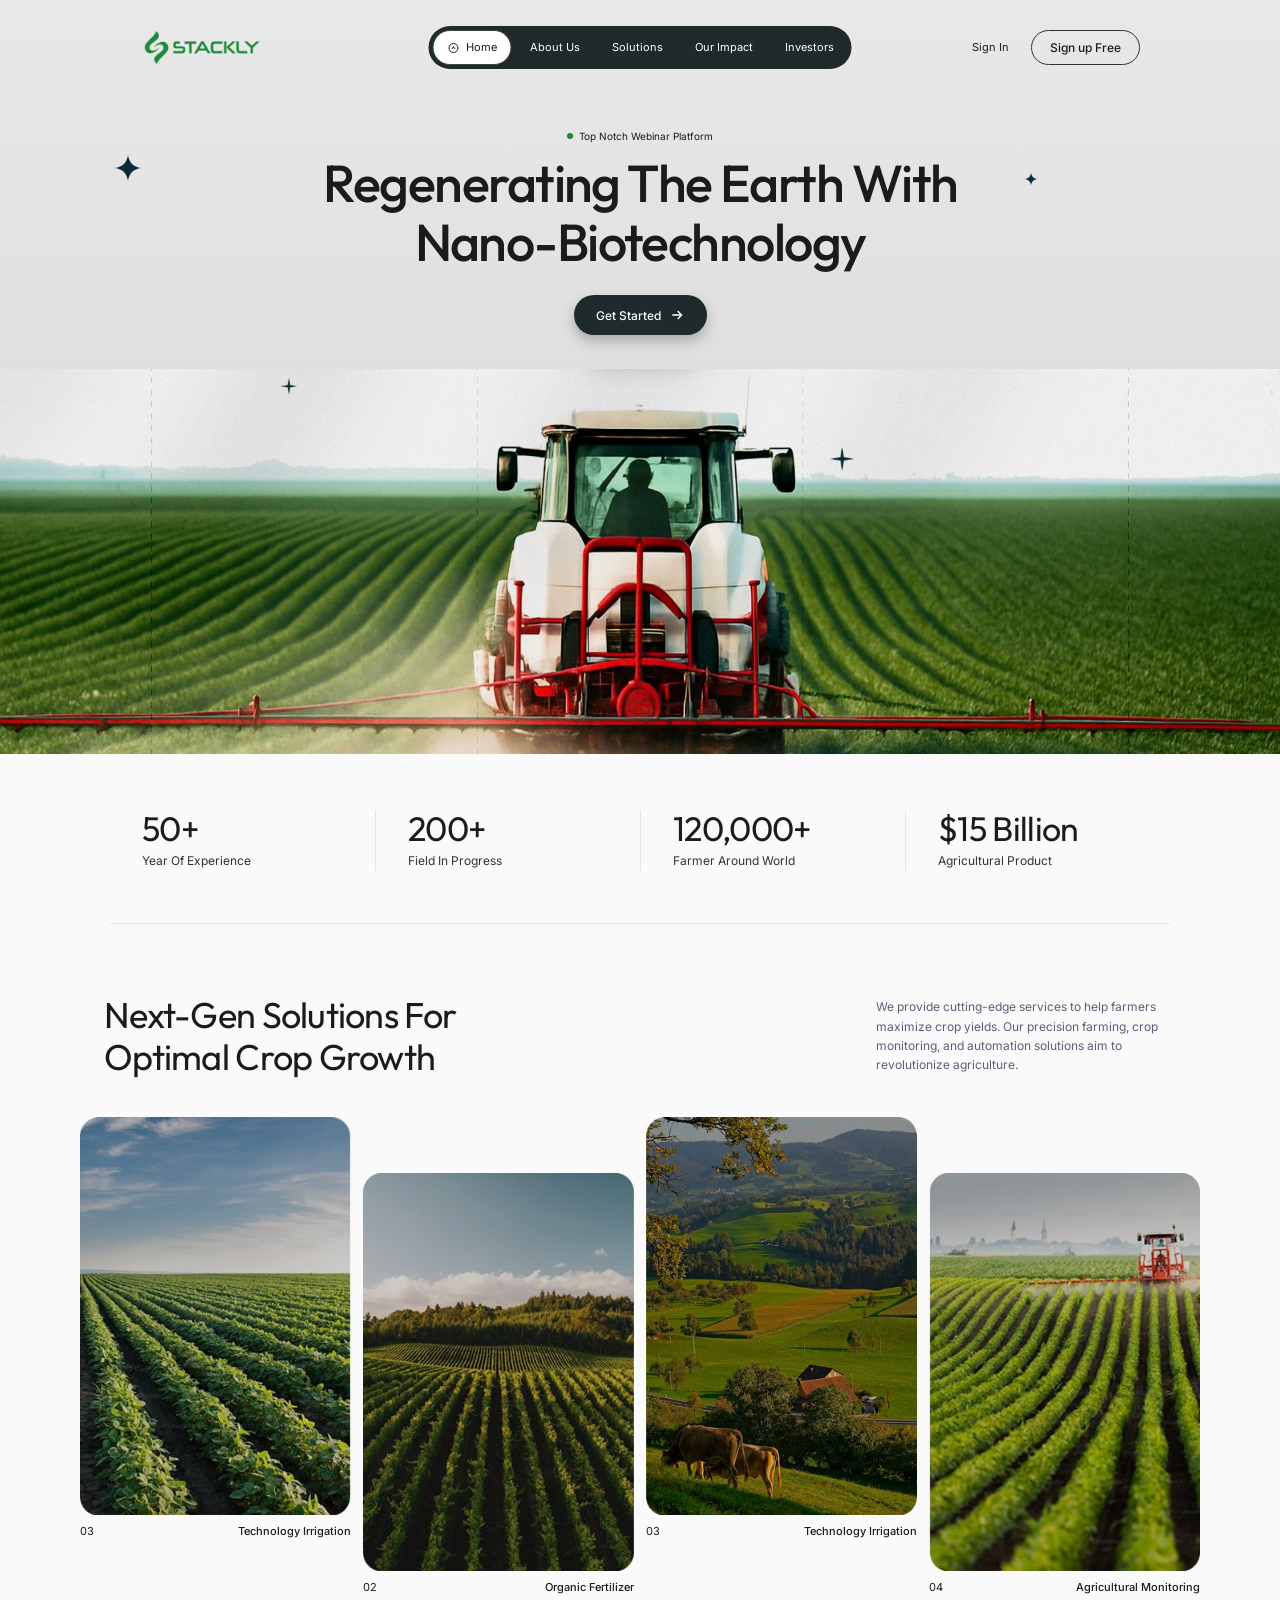
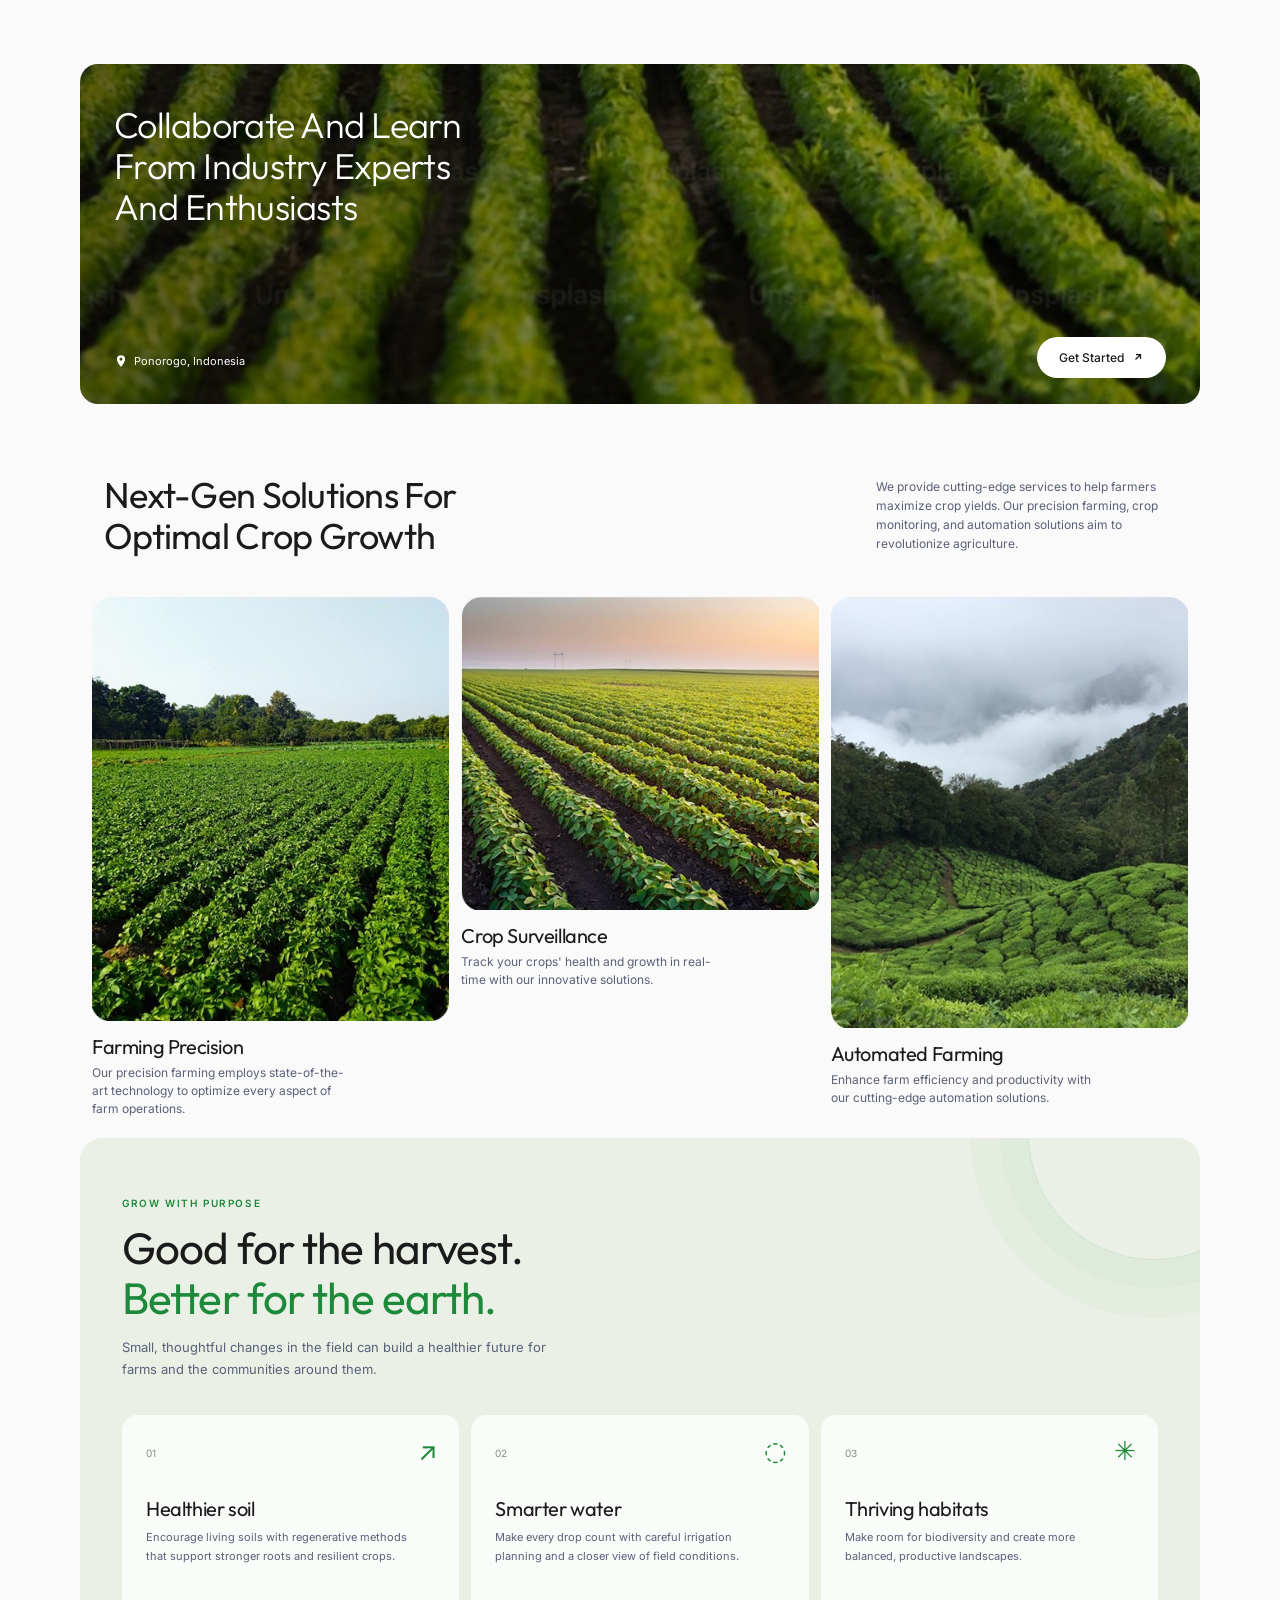
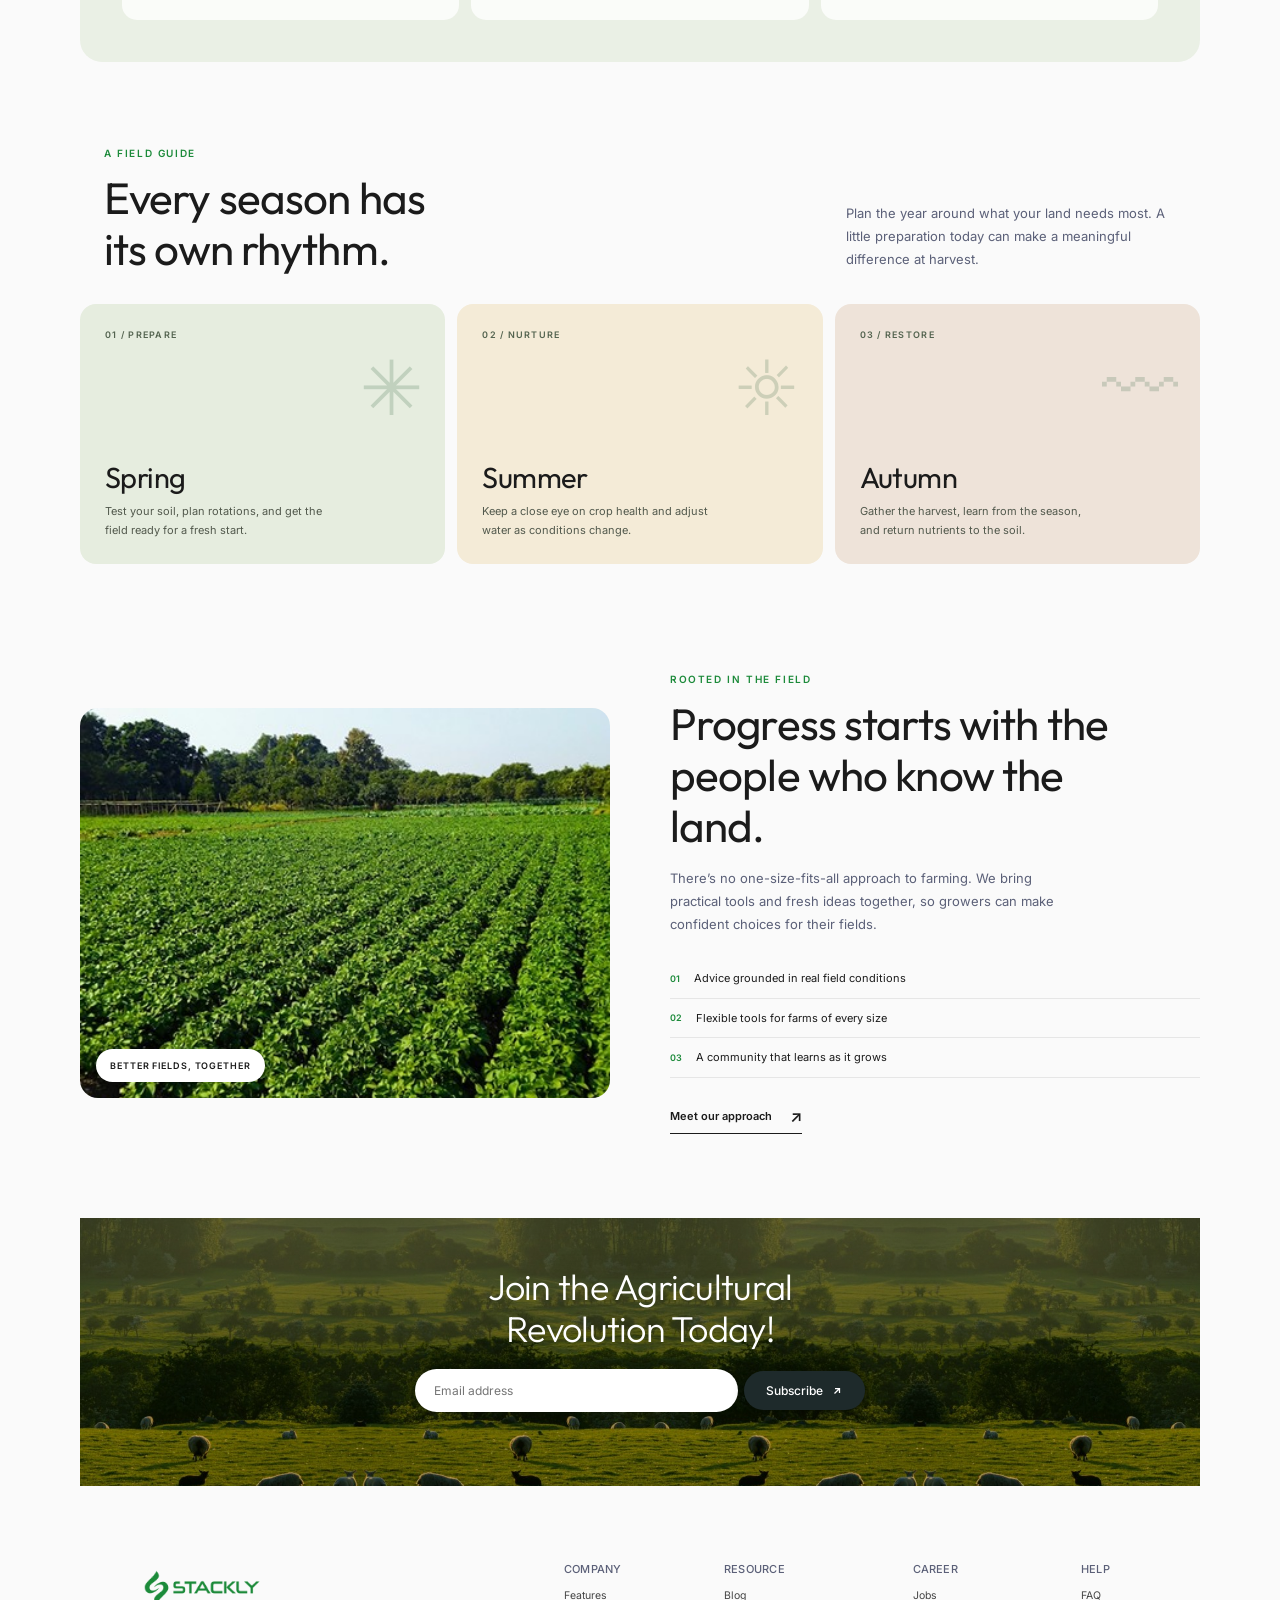
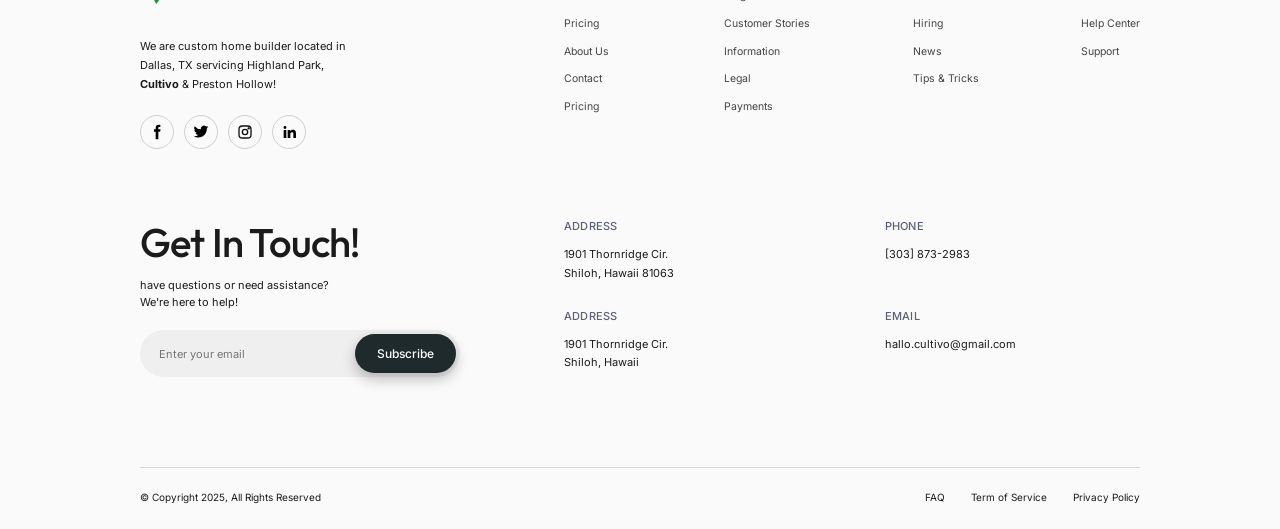
<file: index.html>
<!DOCTYPE html>
<html lang="en">
<head>
<meta charset="UTF-8">
<meta name="viewport" content="width=device-width, initial-scale=1">
<title>Cultivo – Regenerating The Earth With Nano-Biotechnology</title>
<link rel="preconnect" href="https://fonts.googleapis.com">
<link rel="preconnect" href="https://fonts.gstatic.com" crossorigin>
<link href="https://fonts.googleapis.com/css2?family=Inter:wght@400;500;600&family=Outfit:wght@300;400;500;600&display=swap" rel="stylesheet">
<link rel="stylesheet" href="css/style.css">
</head>
<body>

<header class="hero">
  <nav class="nav container">
    <a href="index.html" class="logo"><img src="stackly-full-green.png" alt="Stackly"></a>

    <div class="nav-pill" id="menu">
      <a href="index.html" class="active"><svg width="12" height="12" viewBox="0 0 24 24" fill="none" stroke="currentColor" stroke-width="2"><circle cx="12" cy="12" r="9"/><path d="M9 14l3-5 3 5"/></svg>Home</a>
      <a href="404.html">About Us</a>
      <a href="404.html">Solutions</a>
      <a href="#impact">Our Impact</a>
      <a href="404.html">Investors</a>
      <div class="menu-auth">
        <a href="404.html">Sign In</a>
        <a href="404.html">Sign up Free</a>
      </div>
    </div>

    <div class="auth">
      <a href="404.html">Sign In</a>
      <a href="404.html" class="btn-outline">Sign up Free</a>
    </div>

    <button class="burger" id="burger" aria-label="Open menu" aria-expanded="false" aria-controls="menu"><span></span><span></span></button>
  </nav>

  <div class="hero-text">
    <p class="tag"><i></i>Top Notch Webinar Platform</p>
    <h1>Regenerating The Earth With Nano-Biotechnology</h1>
    <a href="404.html" class="btn-dark">Get Started
      <svg width="16" height="16" viewBox="0 0 24 24" fill="none" stroke="currentColor" stroke-width="2"><path d="M5 12h14M13 6l6 6-6 6"/></svg></a>
    <svg class="star s1" viewBox="0 0 24 24"><path d="M12 0c1 7 5 11 12 12-7 1-11 5-12 12-1-7-5-11-12-12 7-1 11-5 12-12z"/></svg>
    <svg class="star s2" viewBox="0 0 24 24"><path d="M12 0c1 7 5 11 12 12-7 1-11 5-12 12-1-7-5-11-12-12 7-1 11-5 12-12z"/></svg>
  </div>
  <img class="hero-img" src="images/hero-tractor.jpg" alt="Tractor spraying a green crop field">
</header>

<main>
  <section class="container stats" aria-label="Key numbers">
    <div><strong>50+</strong><span>Year Of Experience</span></div>
    <div><strong>200+</strong><span>Field In Progress</span></div>
    <div><strong>120,000+</strong><span>Farmer Around World</span></div>
    <div><strong>$15 Billion</strong><span>Agricultural Product</span></div>
  </section>

  <section class="container section" id="solutions">
    <div class="section-head">
      <h2>Next-Gen Solutions For Optimal Crop Growth</h2>
      <p>We provide cutting-edge services to help farmers maximize crop yields. Our precision farming, crop monitoring, and automation solutions aim to revolutionize agriculture.</p>
    </div>
    <div class="stagger">
      <a href="404.html" class="pcard"><img src="images/card-1.jpg" alt="Rows of crops under a blue sky"><div><span>03</span><b>Technology Irrigation</b></div></a>
      <a href="404.html" class="pcard low"><img src="images/card-2.jpg" alt="Crop rows leading to a forest"><div><span>02</span><b>Organic Fertilizer</b></div></a>
      <a href="404.html" class="pcard"><img src="images/card-3.jpg" alt="Cattle grazing on green hills"><div><span>03</span><b>Technology Irrigation</b></div></a>
      <a href="404.html" class="pcard low"><img src="images/card-4.jpg" alt="Tractor working crop rows"><div><span>04</span><b>Agricultural Monitoring</b></div></a>
    </div>
  </section>

  <section class="container">
    <div class="banner collab">
      <h2>Collaborate And Learn From Industry Experts And Enthusiasts</h2>
      <p class="loc"><svg width="14" height="14" viewBox="0 0 24 24" fill="#fff"><path d="M12 2a7 7 0 0 0-7 7c0 5 7 13 7 13s7-8 7-13a7 7 0 0 0-7-7zm0 9.5A2.5 2.5 0 1 1 12 6.500a2.500 2.500 0 0 1 0 5z"/></svg>Ponorogo, Indonesia</p>
      <a href="404.html" class="btn-light">Get Started <svg width="12" height="12" viewBox="0 0 24 24" fill="none" stroke="currentColor" stroke-width="2.500"><path d="M7 17L17 7M8 7h9v9"/></svg></a>
    </div>
  </section>

  <section class="container section">
    <div class="section-head">
      <h2>Next-Gen Solutions For Optimal Crop Growth</h2>
      <p>We provide cutting-edge services to help farmers maximize crop yields. Our precision farming, crop monitoring, and automation solutions aim to revolutionize agriculture.</p>
    </div>
    <div class="features">
      <a href="404.html" class="fcard"><img src="images/feat-1.jpg" alt="Green farmland"><h3>Farming Precision</h3><p>Our precision farming employs state-of-the-art technology to optimize every aspect of farm operations.</p></a>
      <a href="404.html" class="fcard mid"><img src="images/feat-2.jpg" alt="Crop rows at sunset"><h3>Crop Surveillance</h3><p>Track your crops' health and growth in real-time with our innovative solutions.</p></a>
      <a href="404.html" class="fcard"><img src="images/feat-3.jpg" alt="Misty tea hills"><h3>Automated Farming</h3><p>Enhance farm efficiency and productivity with our cutting-edge automation solutions.</p></a>
    </div>
  </section>

  <section class="container section impact" id="impact">
    <div class="impact-intro">
      <p class="eyebrow">GROW WITH PURPOSE</p>
      <h2>Good for the harvest.<br><span>Better for the earth.</span></h2>
      <p>Small, thoughtful changes in the field can build a healthier future for farms and the communities around them.</p>
    </div>
    <div class="impact-grid">
      <article class="impact-card">
        <span class="impact-number">01</span>
        <div class="impact-icon" aria-hidden="true">↗</div>
        <h3>Healthier soil</h3>
        <p>Encourage living soils with regenerative methods that support stronger roots and resilient crops.</p>
      </article>
      <article class="impact-card">
        <span class="impact-number">02</span>
        <div class="impact-icon" aria-hidden="true">◌</div>
        <h3>Smarter water</h3>
        <p>Make every drop count with careful irrigation planning and a closer view of field conditions.</p>
      </article>
      <article class="impact-card">
        <span class="impact-number">03</span>
        <div class="impact-icon" aria-hidden="true">✳</div>
        <h3>Thriving habitats</h3>
        <p>Make room for biodiversity and create more balanced, productive landscapes.</p>
      </article>
    </div>
  </section>

  <section class="container section seasons" id="seasons">
    <div class="season-heading">
      <div>
        <p class="eyebrow">A FIELD GUIDE</p>
        <h2>Every season has<br>its own rhythm.</h2>
      </div>
      <p>Plan the year around what your land needs most. A little preparation today can make a meaningful difference at harvest.</p>
    </div>
    <div class="season-grid">
      <article class="season-card season-spring">
        <span class="season-label">01 / PREPARE</span>
        <h3>Spring</h3>
        <p>Test your soil, plan rotations, and get the field ready for a fresh start.</p>
        <span class="season-mark" aria-hidden="true">✳</span>
      </article>
      <article class="season-card season-summer">
        <span class="season-label">02 / NURTURE</span>
        <h3>Summer</h3>
        <p>Keep a close eye on crop health and adjust water as conditions change.</p>
        <span class="season-mark" aria-hidden="true">☼</span>
      </article>
      <article class="season-card season-autumn">
        <span class="season-label">03 / RESTORE</span>
        <h3>Autumn</h3>
        <p>Gather the harvest, learn from the season, and return nutrients to the soil.</p>
        <span class="season-mark" aria-hidden="true">〰</span>
      </article>
    </div>
  </section>

  <section class="container section grower">
    <div class="grower-image">
      <img src="images/feat-1.jpg" alt="Green fields cared for with regenerative farming practices">
      <span class="image-note">BETTER FIELDS, TOGETHER</span>
    </div>
    <div class="grower-copy">
      <p class="eyebrow">ROOTED IN THE FIELD</p>
      <h2>Progress starts with the people who know the land.</h2>
      <p>There’s no one-size-fits-all approach to farming. We bring practical tools and fresh ideas together, so growers can make confident choices for their fields.</p>
      <ul>
        <li><span>01</span> Advice grounded in real field conditions</li>
        <li><span>02</span> Flexible tools for farms of every size</li>
        <li><span>03</span> A community that learns as it grows</li>
      </ul>
      <a href="404.html" class="grower-link">Meet our approach <span aria-hidden="true">↗</span></a>
    </div>
  </section>

  <section class="container">
    <div class="banner join">
      <h2>Join the Agricultural Revolution Today!</h2>
      <form class="sub-form" novalidate>
        <label class="sr" for="email1">Email address</label>
        <input id="email1" type="email" placeholder="Email address" autocomplete="email">
        <button type="submit" class="btn-dark">Subscribe <svg width="12" height="12" viewBox="0 0 24 24" fill="none" stroke="currentColor" stroke-width="2.500"><path d="M7 17L17 7M8 7h9v9"/></svg></button>
      </form>
      <p class="form-msg" role="status"></p>
    </div>
  </section>
</main>

<footer class="footer container">
  <div class="f-top">
    <div class="f-about">
      <a href="index.html" class="logo"><img src="stackly-full-green.png" alt="Stackly"></a>
      <p>We are custom home builder located in Dallas, TX servicing Highland Park, <b>Cultivo</b> &amp; Preston Hollow!</p>
      <div class="social">
        <a href="404.html" aria-label="Facebook"><svg width="16" height="16" viewBox="0 0 24 24"><path d="M14 8V6c0-1 .4-1.500 1.500-1.500H17V1h-2.500C11.500 1 10 2.800 10 5.500V8H7.500v3.500H10V23h4V11.500h2.800L17.300 8z"/></svg></a>
        <a href="404.html" aria-label="Twitter"><svg width="16" height="16" viewBox="0 0 24 24"><path d="M23 4.600a9 9 0 0 1-2.600.7 4.500 4.500 0 0 0 2-2.500 9 9 0 0 1-2.900 1.100 4.500 4.500 0 0 0-7.700 4.100A12.800 12.800 0 0 1 2.500 3.300a4.500 4.500 0 0 0 1.400 6 4.500 4.500 0 0 1-2-.6v.1a4.500 4.500 0 0 0 3.600 4.400 4.500 4.500 0 0 1-2 .1 4.500 4.500 0 0 0 4.200 3.100A9 9 0 0 1 1 18.300a12.800 12.800 0 0 0 6.900 2c8.300 0 12.800-6.900 12.800-12.800v-.6A9 9 0 0 0 23 4.600z"/></svg></a>
        <a href="404.html" aria-label="Instagram"><svg width="16" height="16" viewBox="0 0 24 24" fill="none" stroke="#111" stroke-width="2"><rect x="3" y="3" width="18" height="18" rx="5"/><circle cx="12" cy="12" r="4"/><circle cx="17.500" cy="6.500" r=".8" fill="#111"/></svg></a>
        <a href="404.html" aria-label="LinkedIn"><svg width="16" height="16" viewBox="0 0 24 24"><path d="M4 9h4v12H4zM6 3a2.200 2.200 0 1 1 0 4.400A2.200 2.200 0 0 1 6 3zM10 9h3.800v1.700c.6-1 2-2 4-2 4 0 4.700 2.600 4.700 6V21h-4v-5.500c0-1.400 0-3.100-1.900-3.100S14 13.900 14 15.400V21h-4z"/></svg></a>
      </div>
    </div>
    <nav class="f-cols" aria-label="Footer">
      <div><h4>COMPANY</h4><a href="404.html">Features</a><a href="404.html">Pricing</a><a href="404.html">About Us</a><a href="404.html">Contact</a><a href="404.html">Pricing</a></div>
      <div><h4>RESOURCE</h4><a href="404.html">Blog</a><a href="404.html">Customer Stories</a><a href="404.html">Information</a><a href="404.html">Legal</a><a href="404.html">Payments</a></div>
      <div><h4>CAREER</h4><a href="404.html">Jobs</a><a href="404.html">Hiring</a><a href="404.html">News</a><a href="404.html">Tips &amp; Tricks</a></div>
      <div><h4>HELP</h4><a href="404.html">FAQ</a><a href="404.html">Help Center</a><a href="404.html">Support</a></div>
    </nav>
  </div>

  <div class="f-touch">
    <div>
      <h2>Get In Touch!</h2>
      <p>have questions or need assistance?<br>We're here to help!</p>
      <form class="sub-form small" novalidate>
        <label class="sr" for="email2">Email</label>
        <input id="email2" type="email" placeholder="Enter your email" autocomplete="email">
        <button type="submit" class="btn-dark">Subscribe</button>
      </form>
      <p class="form-msg" role="status"></p>
    </div>
    <div class="contact">
      <div><h4>ADDRESS</h4><p>1901 Thornridge Cir.<br>Shiloh, Hawaii 81063</p></div>
      <div><h4>PHONE</h4><p>[303] 873-2983</p></div>
      <div><h4>ADDRESS</h4><p>1901 Thornridge Cir.<br>Shiloh, Hawaii</p></div>
      <div><h4>EMAIL</h4><p>hallo.cultivo@gmail.com</p></div>
    </div>
  </div>

  <div class="f-bottom">
    <span>© Copyright 2025, All Rights Reserved</span>
    <span><a href="404.html">FAQ</a><a href="404.html">Term of Service</a><a href="404.html">Privacy Policy</a></span>
  </div>
</footer>

<script src="js/main.js"></script>
</body>
</html>
</file>
<file: css/style.css>
:root{
  --bg:#fafafa; --ink:#1b1b1b; --muted:#5b6078; --dark:#1e2a2b; --green:#1c8a3a;
  --hero:#dedede; --line:#e6e6e6;
  --head:'Outfit',system-ui,sans-serif; --body:'Inter',system-ui,sans-serif;
}
*{box-sizing:border-box;margin:0;padding:0}
html{scroll-behavior:smooth}
body{font-family:var(--body);background:var(--bg);color:var(--ink);line-height:1.5;-webkit-font-smoothing:antialiased}
img{display:block;max-width:100%}
a{color:inherit;text-decoration:none}
h1,h2,h3{font-family:var(--head);font-weight:400;letter-spacing:-.02em;line-height:1.15}
.container{width:min(1120px,100% - 48px);margin-inline:auto}
.sr{position:absolute;width:1px;height:1px;overflow:hidden;clip:rect(0 0 0 0)}
:focus-visible{outline:2px solid #2563eb;outline-offset:3px}

/* buttons */
.btn-dark,.btn-light,.btn-outline{display:inline-flex;align-items:center;gap:8px;border:0;border-radius:999px;font:500 12px var(--body);cursor:pointer;transition:transform .2s,background .2s}
.btn-dark{background:var(--dark);color:#fff;padding:12px 22px;box-shadow:0 6px 14px rgba(0,0,0,.25)}
.btn-light{background:#fff;color:var(--ink);padding:13px 22px}
.btn-outline{border:1px solid #333;padding:9px 18px;background:transparent}
.btn-dark:hover,.btn-light:hover{transform:translateY(-2px)}

/* hero */
.hero{background:linear-gradient(#e8e8e8,var(--hero) 60%,#d6d6d6);position:relative;overflow:hidden}
.nav{display:flex;align-items:center;justify-content:space-between;padding:22px 0;position:relative;z-index:5;width:min(1000px,100% - 48px)}
.logo{display:inline-flex;align-items:center;gap:6px;font:600 11px var(--body);letter-spacing:-.01em}
.logo img{width:124px;height:auto}
.nav-pill{display:flex;gap:4px;background:var(--dark);padding:4px;border-radius:999px;position:absolute;left:50%;transform:translateX(-50%)}
.nav-pill a{color:#fff;font-size:11px;padding:8px 14px;border-radius:999px;display:flex;align-items:center;gap:6px}
.nav-pill a.active{background:#fff;color:var(--ink);border:1px solid #444}
.nav-pill a:not(.active):hover{background:rgba(255,255,255,.12)}
.menu-auth{display:none}
.auth{display:flex;align-items:center;gap:22px;font-size:11px}
.burger{display:none;background:var(--dark);border:0;width:40px;height:40px;border-radius:50%;cursor:pointer;flex-direction:column;justify-content:center;align-items:center;gap:5px}
.burger span{width:16px;height:2px;background:#fff;transition:transform .25s}
.burger[aria-expanded=true] span:first-child{transform:translateY(3.5px) rotate(45deg)}
.burger[aria-expanded=true] span:last-child{transform:translateY(-3.5px) rotate(-45deg)}

.hero-text{text-align:center;padding:26px 24px 34px;position:relative}
.tag{display:inline-flex;align-items:center;gap:6px;font-size:10px;margin-bottom:10px}
.tag i{width:6px;height:6px;border-radius:50%;background:var(--green)}
.hero h1{font-weight:500;font-size:clamp(32px,4.6vw,52px);max-width:12.5em;margin:0 auto 22px;letter-spacing:-.03em}
.star{position:absolute;width:22px;height:22px;fill:#0d2a3a}
.s1{left:9%;top:60px;width:26px;height:26px}
.s2{right:19%;top:78px;width:12px;height:12px}
.hero-img{width:100%;height:auto;display:block}

/* stats */
.stats{display:grid;grid-template-columns:repeat(4,1fr);padding:56px 0 52px;border-bottom:1px solid var(--line);width:min(1060px,100% - 48px)}
.stats div{padding:0 32px;border-left:1px solid var(--line)}
.stats div:first-child{border-left:0}
.stats strong{display:block;font:400 clamp(26px,3vw,34px)/1.1 var(--head);letter-spacing:-.02em}
.stats span{font-size:12px;color:#333}

/* sections */
.section{padding:70px 0 20px}
.section-head{display:grid;grid-template-columns:1.1fr 1fr;gap:40px;align-items:center;padding:0 24px;margin-bottom:40px}
.section-head h2{font-size:clamp(28px,3.2vw,36px);max-width:11em}
.section-head p{font-size:12px;color:var(--muted);max-width:25em;line-height:1.6;justify-self:end;width:100%}
.stagger{display:grid;grid-template-columns:repeat(4,1fr);gap:12px;align-items:start}
.pcard{display:block}
.pcard.low{margin-top:56px}
.pcard img{width:100%;aspect-ratio:158/232;object-fit:cover;border-radius:12px}
.pcard div{display:flex;justify-content:space-between;font-size:11px;margin-top:8px}
.pcard b{font-weight:500}

.banner{border-radius:18px;position:relative;overflow:hidden;color:#fff;background-size:cover;background-position:center;margin-top:48px}
.collab{min-height:340px;padding:40px 34px;background-image:linear-gradient(90deg,rgba(0,0,0,.35),rgba(0,0,0,0) 70%),url(../images/collab.jpg)}
.collab h2{font-weight:300;font-size:clamp(28px,3.4vw,36px);max-width:10em}
.collab .loc{position:absolute;left:34px;bottom:34px;font-size:11px;display:flex;gap:6px;align-items:center}
.collab .btn-light{position:absolute;right:34px;bottom:26px}

.features{display:grid;grid-template-columns:repeat(3,1fr);gap:12px;align-items:start;padding:0 12px}
.fcard img{width:100%;border-radius:12px;object-fit:cover}
.fcard:nth-child(1) img{aspect-ratio:203/241}
.fcard:nth-child(2) img{aspect-ratio:204/179}
.fcard:nth-child(3) img{aspect-ratio:203/245}
.fcard h3{font-size:20px;margin:14px 0 6px;font-weight:400}
.fcard p{font-size:12px;color:var(--muted);line-height:1.5;max-width:22em}

.eyebrow{font-size:10px;font-weight:600;letter-spacing:.16em;color:var(--green)}
.impact{position:relative;overflow:hidden;padding:58px 42px 42px;border-radius:22px;background:#eaf0e5}
.impact:before{content:"";position:absolute;width:250px;height:250px;border:1px solid rgba(28,138,58,.12);border-radius:50%;right:-80px;top:-130px;box-shadow:0 0 0 28px rgba(28,138,58,.035),0 0 0 58px rgba(28,138,58,.025)}
.impact-intro{position:relative;max-width:570px;margin-bottom:34px}
.impact-intro h2,.season-heading h2,.grower-copy h2{font-size:clamp(30px,4vw,44px);margin:12px 0}
.impact-intro h2 span{color:var(--green)}
.impact-intro>p:last-child,.season-heading>p,.grower-copy>p:not(.eyebrow){font-size:13px;color:var(--muted);line-height:1.75;max-width:430px}
.impact-grid{display:grid;grid-template-columns:repeat(3,1fr);gap:12px}
.impact-card{position:relative;min-height:205px;padding:24px;border-radius:15px;background:rgba(255,255,255,.78)}
.impact-number{font-size:10px;color:#829080}
.impact-icon{position:absolute;right:22px;top:16px;color:var(--green);font-size:26px}
.impact-card h3{font-size:20px;margin:34px 0 8px}
.impact-card p{font-size:11px;color:var(--muted);line-height:1.7;max-width:25em}

.seasons{padding-top:84px}
.season-heading{display:flex;align-items:end;justify-content:space-between;gap:32px;padding:0 24px;margin-bottom:30px}
.season-heading h2{margin-bottom:0}
.season-heading>p{max-width:330px;padding-bottom:4px}
.season-grid{display:grid;grid-template-columns:repeat(3,1fr);gap:12px}
.season-card{position:relative;display:flex;min-height:260px;flex-direction:column;justify-content:flex-end;overflow:hidden;padding:25px;border-radius:16px}
.season-spring{background:#e6eddf}
.season-summer{background:#f4ebd7}
.season-autumn{background:#eee3d9}
.season-label{position:absolute;left:25px;top:24px;font-size:9px;font-weight:600;letter-spacing:.14em;color:#53634f}
.season-card h3{font-size:29px;margin-bottom:8px}
.season-card p{font-size:11px;line-height:1.7;color:#52594d;max-width:21em}
.season-mark{position:absolute;right:22px;top:45px;font:300 76px var(--head);line-height:1;color:rgba(28,82,42,.18)}

.grower{display:grid;grid-template-columns:1fr 1fr;gap:60px;align-items:center;padding-top:88px}
.grower-image{position:relative;min-height:390px}
.grower-image img{width:100%;height:390px;object-fit:cover;border-radius:18px}
.image-note{position:absolute;bottom:16px;left:16px;padding:10px 14px;border-radius:999px;background:#fff;font-size:9px;font-weight:600;letter-spacing:.1em}
.grower-copy h2{max-width:11em;margin:12px 0 16px}
.grower-copy>p:not(.eyebrow){max-width:30em}
.grower-copy ul{list-style:none;margin:24px 0}
.grower-copy li{display:flex;align-items:center;gap:14px;padding:11px 0;border-bottom:1px solid var(--line);font-size:11px}
.grower-copy li span{color:var(--green);font-size:9px;font-weight:600}
.grower-link{display:inline-flex;align-items:center;gap:18px;padding-bottom:5px;border-bottom:1px solid #1b1b1b;font-size:11px;font-weight:600}
.grower-link span{font-size:16px}

.join{min-height:268px;margin-top:64px;border-radius:0;display:flex;flex-direction:column;align-items:center;justify-content:center;text-align:center;padding:40px 20px;background-image:linear-gradient(rgba(0,0,0,.3),rgba(0,0,0,.25)),url(../images/cta-bg.jpg)}
.join h2{font-weight:300;font-size:clamp(28px,3.4vw,36px);max-width:12em}

/* forms */
.sub-form{display:flex;gap:6px;margin-top:20px;align-items:center}
.sub-form input{flex:1;min-width:0;border:1px solid transparent;border-radius:999px;padding:13px 18px;font:12px var(--body);background:#fff;color:var(--ink)}
.join .sub-form{width:min(450px,100%)}
.join .sub-form .btn-dark{white-space:nowrap}
.form-msg{font-size:12px;min-height:18px;margin-top:8px}
.join .form-msg{color:#fff}
.form-msg.err{color:#b42318}
.join .form-msg.err{color:#ffd1cc}
.sub-form.small{background:#efefef;border-radius:999px;padding:4px;width:min(100%,320px)}
.sub-form.small input{background:transparent;padding:10px 14px;font-size:11px}

/* footer */
.footer{padding:76px 0 24px;width:min(1000px,100% - 48px)}
.f-top{display:grid;grid-template-columns:1fr 1.5fr;gap:40px}
.f-about p{font-size:11px;max-width:20em;margin:18px 0 22px;line-height:1.7}
.social{display:flex;gap:10px}
.social a{width:34px;height:34px;border-radius:50%;border:1px solid #cfcfcf;display:grid;place-items:center}
.f-cols{display:grid;grid-template-columns:repeat(4,auto);gap:30px;justify-content:space-between}
.f-cols h4,.contact h4{font:500 11px var(--body);color:var(--muted);margin-bottom:12px;letter-spacing:.02em}
.f-cols a{display:block;font-size:10.5px;color:#444;margin-bottom:12px}
.f-cols a:hover,.f-bottom a:hover{text-decoration:underline}
.f-touch{display:grid;grid-template-columns:1fr 1.5fr;gap:40px;margin-top:70px}
.f-touch h2{font-size:clamp(32px,3.5vw,40px);font-weight:500;margin-bottom:12px}
.f-touch>div>p{font-size:11px}
.contact{display:grid;grid-template-columns:1.1fr 1fr;gap:26px 40px;align-content:start}
.contact p{font-size:11px;line-height:1.7}
.f-bottom{display:flex;justify-content:space-between;border-top:1px solid #d8d8d8;margin-top:64px;padding-top:22px;font-size:10px}
.f-bottom a{margin-left:26px}

/* tablet / mobile */
@media (max-width:860px){
  .container{width:calc(100% - 32px)}
  .nav{width:calc(100% - 32px)}
  .auth{display:none}
  .burger{display:flex}
  .nav-pill{display:none;flex-direction:column;position:absolute;top:70px;left:0;right:0;transform:none;border-radius:20px;padding:8px}
  .nav-pill.open{display:flex}
  .nav-pill a{padding:12px 16px;font-size:13px}
  .menu-auth{display:flex;flex-direction:column;border-top:1px solid #3a4748;margin-top:6px;padding-top:6px}
  .star{display:none}
  .hero-text{padding-top:12px}
  .hero h1{font-size:34px}
  .hero-img{min-height:200px;object-fit:cover;object-position:center}
  .stats{grid-template-columns:1fr 1fr;gap:26px 0;width:calc(100% - 32px);padding:40px 0}
  .stats div{padding:0 16px}
  .stats div:nth-child(3){border-left:0}
  .section{padding-top:50px}
  .section-head{grid-template-columns:1fr;gap:14px;padding:0 4px}
  .section-head p{justify-self:start}
  .stagger{grid-template-columns:1fr 1fr}
  .pcard.low{margin-top:0}
  .pcard:nth-child(even){margin-top:36px}
  .collab{padding:28px 20px;min-height:380px}
  .collab .loc{left:20px;bottom:24px}
  .collab .btn-light{right:20px;bottom:16px}
  .features{grid-template-columns:1fr;padding:0;gap:30px}
  .fcard img{aspect-ratio:4/3!important}
  .impact{padding:38px 22px 22px}
  .impact-grid{grid-template-columns:1fr}
  .impact-card{min-height:175px}
  .seasons{padding-top:58px}
  .season-heading{display:block;padding:0 4px}
  .season-heading>p{margin-top:16px}
  .season-grid{grid-template-columns:1fr}
  .season-card{min-height:220px}
  .grower{grid-template-columns:1fr;gap:28px;padding-top:58px}
  .grower-image,.grower-image img{min-height:280px;height:280px}
  .f-top,.f-touch{grid-template-columns:1fr}
  .f-cols{grid-template-columns:1fr 1fr;gap:10px 20px}
  .footer{width:calc(100% - 32px);padding-top:56px}
  .f-touch{margin-top:44px}
  .f-bottom{flex-direction:column;gap:12px}
  .f-bottom a{margin:0 16px 0 0}
}
@media (max-width:480px){
  .contact{grid-template-columns:1fr}
  .join .sub-form{flex-direction:column;align-items:stretch}
  .join .sub-form input{padding:14px 18px}
  .join .sub-form .btn-dark{justify-content:center}
}
@media (prefers-reduced-motion:reduce){*{transition:none!important;scroll-behavior:auto!important}}

/* 404 */
.nf{min-height:100vh;display:grid;place-items:center;text-align:center;padding:32px 20px;background:linear-gradient(#e8e8e8,var(--bg))}
.nf h1{font-size:clamp(88px,22vw,180px);font-weight:500;line-height:1;color:var(--dark)}
.nf h2{font-size:clamp(22px,4vw,30px);margin:6px 0 10px}
.nf p{font-size:14px;color:var(--muted);max-width:30em;margin:0 auto 28px}
.nf .actions{display:flex;gap:12px;justify-content:center;flex-wrap:wrap}
.nf .btn-dark,.nf .btn-outline{font-size:14px;padding:13px 26px}
</file>
